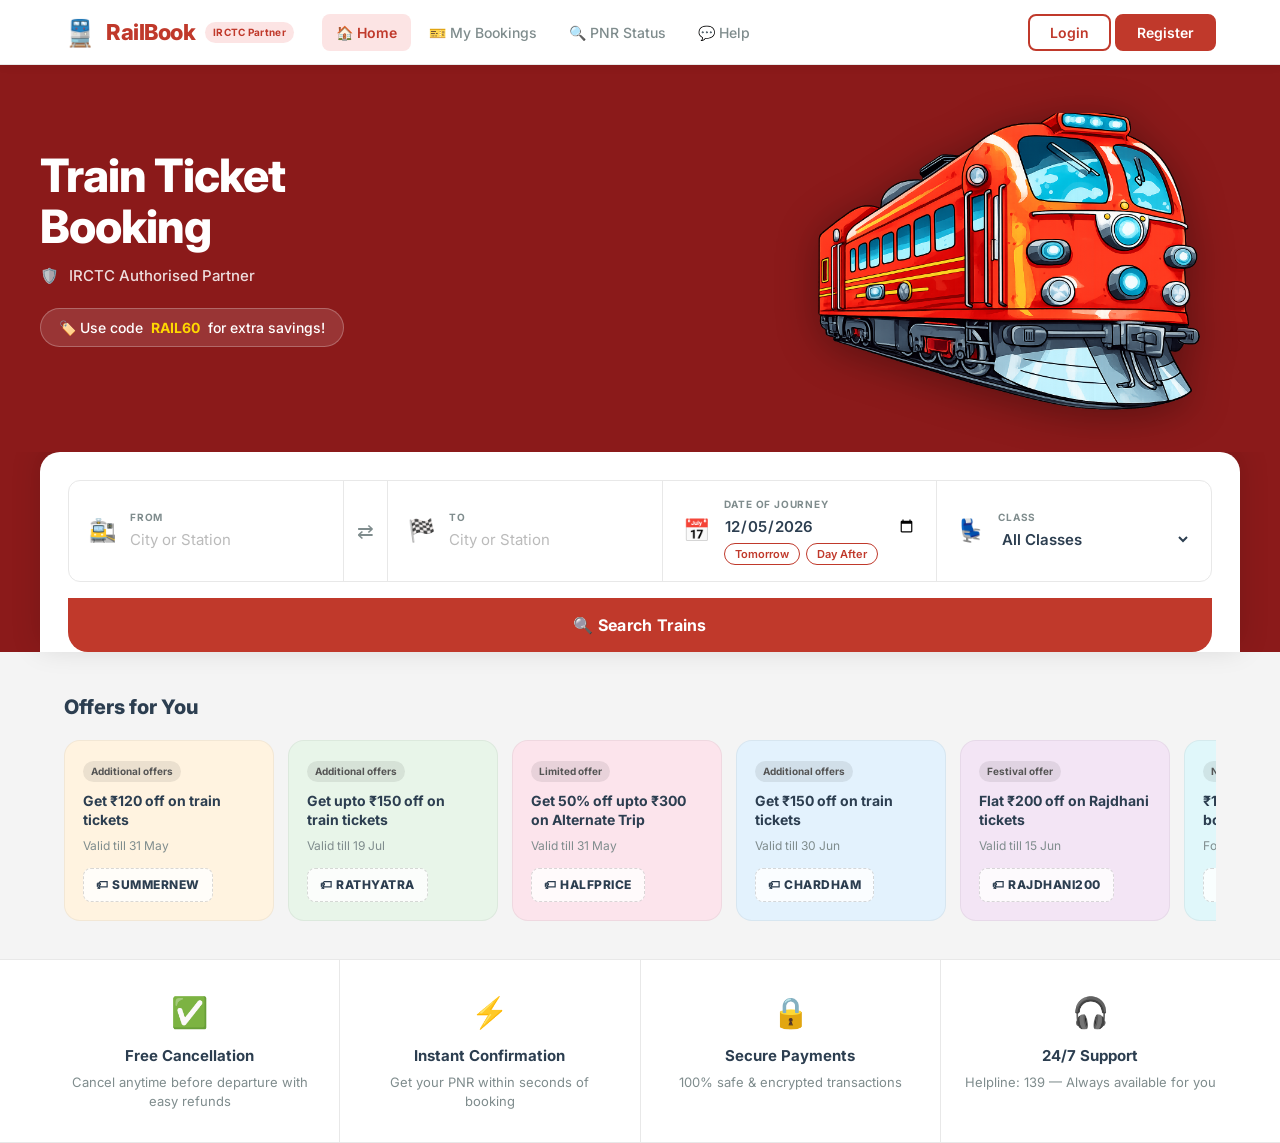
<file: templates/index.html>
<!DOCTYPE html>
<html lang="en">

<head>
  <meta charset="UTF-8">
  <meta name="viewport" content="width=device-width, initial-scale=1.0">
  <title>RailBook — Train Ticket Booking | IRCTC Authorised Partner</title>
  <meta name="description"
    content="Book train tickets online instantly. Search trains, check PNR status, manage your bookings. IRCTC authorised partner — secure and fast.">
  <link rel="preconnect" href="https://fonts.googleapis.com">
  <link rel="preconnect" href="https://fonts.gstatic.com" crossorigin>
  <link href="https://fonts.googleapis.com/css2?family=Inter:wght@400;500;600;700;800;900&display=swap"
    rel="stylesheet">
  <link rel="stylesheet" href="/static/style.css">
</head>

<body>

  <!-- TOAST CONTAINER -->
  <div id="toastContainer" class="toast-container"></div>

  <!-- ===== NAVBAR ===== -->
  <nav class="navbar">
    <div class="nav-inner">
      <div class="nav-brand" onclick="showHome()" id="brandLogo">
        <span class="brand-icon">🚆</span>
        <span class="brand-name">RailBook</span>
        <span class="brand-badge">IRCTC Partner</span>
      </div>

      <div class="nav-links">
        <a class="nav-link active" id="navHome" onclick="showHome()">🏠 Home</a>
        <a class="nav-link" id="navTickets" onclick="showMyTickets()">🎫 My Bookings</a>
        <a class="nav-link" id="navPNR" onclick="showPNRPage()">🔍 PNR Status</a>
        <a class="nav-link" id="navSupport" onclick="showSupportPage()">💬 Help</a>
      </div>

      <div class="nav-auth">
        <div id="navAuthBtns">
          <button class="btn-nav-login" id="btnLogin" onclick="openLoginModal()">Login</button>
          <button class="btn-nav-register" id="btnRegister" onclick="openRegisterModal()">Register</button>
        </div>
        <div class="user-menu hidden" id="userMenu">
          <span class="user-greet" id="userGreet">Hi, User</span>
          <button class="btn-logout" onclick="logout()">Logout</button>
        </div>
      </div>
    </div>
  </nav>


  <!-- ======================================================
     HOME PAGE
====================================================== -->
  <div id="homePage" class="page">

    <!-- HERO SECTION -->
    <div class="hero">
      <div class="hero-inner">
        <div class="hero-text">
          <h1>Train Ticket<br>Booking</h1>
          <div class="hero-badge">
            <span>🛡️</span>
            <span>IRCTC Authorised Partner</span>
          </div>
          <div class="promo-pill">
            🏷️ Use code <strong>RAIL60</strong> for extra savings!
          </div>
        </div>
        <div class="hero-train">
          <img src="/static/train.png" alt="Indian Train" id="heroTrainImg" onerror="this.style.display='none'">
        </div>
      </div>
    </div>

    <!-- SEARCH CARD -->
    <div class="search-card-wrap">
      <div class="search-card">
        <div class="search-fields">

          <!-- FROM -->
          <div class="search-field" id="sfFrom">
            <span class="sf-icon">🚉</span>
            <div class="sf-body">
              <label>From</label>
              <div class="station-picker">
                <input type="text" id="searchFrom" placeholder="City or Station" autocomplete="off"
                  onfocus="openStationDropdown('from')" oninput="filterStations('from')"
                  onkeydown="stationKeyNav(event,'from')">
                <div class="station-dropdown" id="fromDropdown"></div>
              </div>
            </div>
          </div>

          <!-- SWAP -->
          <button class="swap-btn" onclick="swapStations()" title="Swap stations">⇄</button>

          <!-- TO -->
          <div class="search-field" id="sfTo">
            <span class="sf-icon">🏁</span>
            <div class="sf-body">
              <label>To</label>
              <div class="station-picker">
                <input type="text" id="searchTo" placeholder="City or Station" autocomplete="off"
                  onfocus="openStationDropdown('to')" oninput="filterStations('to')"
                  onkeydown="stationKeyNav(event,'to')">
                <div class="station-dropdown" id="toDropdown"></div>
              </div>
            </div>
          </div>

          <!-- DATE -->
          <div class="search-field">
            <span class="sf-icon">📅</span>
            <div class="sf-body">
              <label for="searchDate">Date of Journey</label>
              <input type="date" id="searchDate">
              <div class="quick-dates">
                <button class="quick-btn" onclick="setQuickDate(1)">Tomorrow</button>
                <button class="quick-btn" onclick="setQuickDate(2)">Day After</button>
              </div>
            </div>
          </div>

          <!-- CLASS -->
          <div class="search-field">
            <span class="sf-icon">💺</span>
            <div class="sf-body">
              <label for="searchClass">Class</label>
              <select id="searchClass">
                <option value="all">All Classes</option>
                <option value="SL">Sleeper (SL)</option>
                <option value="3A">AC 3 Tier (3A)</option>
                <option value="2A">AC 2 Tier (2A)</option>
                <option value="1A">AC 1 Tier (1A)</option>
                <option value="CC">Chair Car (CC)</option>
                <option value="EC">Executive Chair (EC)</option>
              </select>
            </div>
          </div>

        </div><!-- end search-fields -->

        <button class="btn-search-trains" id="btnSearchTrains" onclick="searchTrains()">
          🔍 Search Trains
        </button>


      </div>
    </div>

    <!-- OFFERS SECTION -->
    <section class="offers-section">
      <h2 class="section-title">Offers for You</h2>
      <div class="offers-scroll">
        <div class="offer-card" style="--clr:#fff3e0">
          <span class="offer-tag">Additional offers</span>
          <p>Get ₹120 off on train tickets</p>
          <small>Valid till 31 May</small>
          <div class="offer-code">🏷 SUMMERNEW</div>
        </div>
        <div class="offer-card" style="--clr:#e8f5e9">
          <span class="offer-tag">Additional offers</span>
          <p>Get upto ₹150 off on train tickets</p>
          <small>Valid till 19 Jul</small>
          <div class="offer-code">🏷 RATHYATRA</div>
        </div>
        <div class="offer-card" style="--clr:#fce4ec">
          <span class="offer-tag">Limited offer</span>
          <p>Get 50% off upto ₹300 on Alternate Trip</p>
          <small>Valid till 31 May</small>
          <div class="offer-code">🏷 HALFPRICE</div>
        </div>
        <div class="offer-card" style="--clr:#e3f2fd">
          <span class="offer-tag">Additional offers</span>
          <p>Get ₹150 off on train tickets</p>
          <small>Valid till 30 Jun</small>
          <div class="offer-code">🏷 CHARDHAM</div>
        </div>
        <div class="offer-card" style="--clr:#f3e5f5">
          <span class="offer-tag">Festival offer</span>
          <p>Flat ₹200 off on Rajdhani tickets</p>
          <small>Valid till 15 Jun</small>
          <div class="offer-code">🏷 RAJDHANI200</div>
        </div>
        <div class="offer-card" style="--clr:#e0f7fa">
          <span class="offer-tag">New user offer</span>
          <p>₹100 off on your first booking</p>
          <small>For new users only</small>
          <div class="offer-code">🏷 FIRST100</div>
        </div>
      </div>
    </section>

    <!-- FEATURES / WHY US -->
    <section class="features-section">
      <div class="features-inner">
        <div class="feature-card">
          <div class="feature-icon">✅</div>
          <h3>Free Cancellation</h3>
          <p>Cancel anytime before departure with easy refunds</p>
        </div>
        <div class="feature-card">
          <div class="feature-icon">⚡</div>
          <h3>Instant Confirmation</h3>
          <p>Get your PNR within seconds of booking</p>
        </div>
        <div class="feature-card">
          <div class="feature-icon">🔒</div>
          <h3>Secure Payments</h3>
          <p>100% safe &amp; encrypted transactions</p>
        </div>
        <div class="feature-card">
          <div class="feature-icon">🎧</div>
          <h3>24/7 Support</h3>
          <p>Helpline: 139 — Always available for you</p>
        </div>
      </div>
    </section>

  </div><!-- end homePage -->


  <!-- ======================================================
     SEARCH RESULTS PAGE
====================================================== -->
  <div id="searchPage" class="page hidden">
    <div class="page-container">

      <div class="results-header">
        <div class="route-summary">
          <span id="resultFrom">—</span>
          <span class="route-arrow">→</span>
          <span id="resultTo">—</span>
          <span class="route-date" id="resultDate"></span>
        </div>
        <button class="btn-modify" onclick="showHome()">✏️ Modify Search</button>
      </div>

      <div id="trainResults" class="train-list"></div>

    </div>
  </div>


  <!-- ======================================================
     BOOKING PAGE
====================================================== -->
  <div id="bookingPage" class="page hidden">
    <div class="page-container">
      <h2 class="page-title">Complete Your Booking</h2>

      <div class="booking-layout">

        <!-- LEFT: Form -->
        <div class="booking-form-wrap">

          <!-- Train Info Banner -->
          <div class="booking-train-banner" id="bookingTrainBanner"></div>

          <!-- Passenger Details -->
          <div class="form-section">
            <h3>👤 Passenger Details</h3>

            <div class="form-group">
              <label>Full Name</label>
              <input type="text" id="passengerName" placeholder="As on govt ID">
            </div>

            <div class="form-row">
              <div class="form-group">
                <label>Age</label>
                <input type="number" id="passengerAge" placeholder="Age" min="1" max="120">
              </div>
              <div class="form-group">
                <label>Gender</label>
                <select id="passengerGender">
                  <option value="Male">Male</option>
                  <option value="Female">Female</option>
                  <option value="Other">Other</option>
                </select>
              </div>
            </div>
          </div>

          <!-- Journey Details -->
          <div class="form-section">
            <h3>🚉 Journey Details</h3>

            <div class="form-group">
              <label>Travel Class</label>
              <div class="class-selector" id="classSelector"></div>
            </div>

            <div class="form-group">
              <label>Number of Passengers</label>
              <div class="count-control">
                <button class="count-btn" onclick="changeCount(-1)">−</button>
                <span class="count-num" id="passengerCount">1</span>
                <button class="count-btn" onclick="changeCount(1)">+</button>
              </div>
            </div>

            <div class="form-group">
              <label>Date of Journey</label>
              <input type="date" id="bookingDate" readonly>
            </div>
          </div>

          <button class="btn-book-confirm" onclick="confirmBooking()">
            🎫 Confirm &amp; Book
          </button>
          <button class="btn-back-link" onclick="showSearchPage()">← Back to Results</button>

        </div><!-- end booking-form-wrap -->

        <!-- RIGHT: Fare Summary -->
        <div class="fare-summary">
          <h3>💰 Fare Summary</h3>
          <div class="fare-row">
            <span>Base Fare</span>
            <span id="fareSummaryBase">₹0</span>
          </div>
          <div class="fare-row">
            <span>Passengers</span>
            <span id="fareSummaryPax">× 1</span>
          </div>
          <div class="fare-row">
            <span>Reservation Charge</span>
            <span>₹40</span>
          </div>
          <div class="fare-row total">
            <span>Total</span>
            <span id="fareSummaryTotal">₹40</span>
          </div>
          <div class="fare-note">
            ✅ Free cancellation up to 48 hrs before departure
          </div>
        </div>

      </div><!-- end booking-layout -->
    </div>
  </div>


  <!-- ======================================================
     MY TICKETS PAGE
====================================================== -->
  <div id="myTicketsPage" class="page hidden">
    <div class="page-container">
      <h2 class="page-title">🎫 My Bookings</h2>
      <div id="ticketsList" class="tickets-list"></div>
    </div>
  </div>


  <!-- ======================================================
     PNR STATUS PAGE
====================================================== -->
  <div id="pnrPage" class="page hidden">
    <div class="page-container narrow">
      <h2 class="page-title">🔍 PNR Status</h2>
      <div class="pnr-card">
        <div class="form-group">
          <label>Enter PNR Number</label>
          <input type="text" id="pnrInput" placeholder="e.g. PNR123456" maxlength="12">
        </div>
        <button class="btn-primary" onclick="checkPNR()">🔍 Check Status</button>
        <div id="pnrResult" class="pnr-result hidden"></div>
      </div>
    </div>
  </div>


  <!-- ======================================================
     SUPPORT PAGE
====================================================== -->
  <div id="supportPage" class="page hidden">
    <div class="page-container narrow">
      <h2 class="page-title">💬 Help &amp; Support</h2>
      <div class="support-card">
        <div class="form-group">
          <label>Issue Type</label>
          <select id="issueType">
            <option>Booking Issue</option>
            <option>Cancellation Issue</option>
            <option>Refund Issue</option>
            <option>PNR Not Found</option>
            <option>Technical Issue</option>
            <option>Other</option>
          </select>
        </div>
        <div class="form-group">
          <label>Describe Your Issue</label>
          <textarea id="issueDesc" rows="5" placeholder="Tell us what happened and we'll help you..."></textarea>
        </div>
        <button class="btn-primary" onclick="submitSupport()">📨 Submit Request</button>

        <div class="helpline-box">
          <span class="helpline-icon">📞</span>
          <div>
            <strong>Railway Helpline</strong>
            <p>Call 139 — Available 24 hours, 7 days a week</p>
          </div>
        </div>
      </div>
    </div>
  </div>


  <!-- ======================================================
     MODALS
====================================================== -->

  <!-- LOGIN MODAL -->
  <div id="loginModal" class="modal-overlay hidden" onclick="closeModalOnOverlay(event,'loginModal')">
    <div class="modal-box">
      <button class="modal-close" onclick="closeModal('loginModal')">✕</button>
      <div class="modal-logo">🚆 RailBook</div>
      <h2>Welcome Back!</h2>
      <p class="modal-sub">Login to book tickets and manage your trips</p>

      <div class="form-group">
        <label>Username</label>
        <input type="text" id="loginUser" placeholder="Enter your username">
      </div>
      <div class="form-group">
        <label>Password</label>
        <input type="password" id="loginPass" placeholder="Enter your password">
      </div>

      <button class="btn-primary" onclick="login()">🔓 Login</button>
      <p class="modal-switch">New user? <a onclick="switchToRegister()">Create Account →</a></p>
    </div>
  </div>

  <!-- REGISTER MODAL -->
  <div id="registerModal" class="modal-overlay hidden" onclick="closeModalOnOverlay(event,'registerModal')">
    <div class="modal-box">
      <button class="modal-close" onclick="closeModal('registerModal')">✕</button>
      <div class="modal-logo">🚆 RailBook</div>
      <h2>Create Account</h2>
      <p class="modal-sub">Join millions of happy travellers</p>

      <div class="form-group">
        <label>Username</label>
        <input type="text" id="regUser" placeholder="Choose a username">
      </div>
      <div class="form-group">
        <label>Password</label>
        <input type="password" id="regPass" placeholder="Create a strong password">
      </div>

      <button class="btn-primary" onclick="registerUser()">🚀 Create Account</button>
      <p class="modal-switch">Already have an account? <a onclick="switchToLogin()">Login →</a></p>
    </div>
  </div>

  <!-- BOOKING CONFIRMATION MODAL -->
  <div id="confirmModal" class="modal-overlay hidden">
    <div class="modal-box confirm-box">
      <div class="confirm-anim">🎉</div>
      <h2>Booking Confirmed!</h2>
      <p>Your ticket has been successfully booked</p>

      <div class="confirm-pnr-box">
        <label>Your PNR Number</label>
        <div class="pnr-val" id="confirmPNRVal">—</div>
      </div>

      <div class="confirm-details" id="confirmDetails"></div>

      <button class="btn-primary" onclick="closeModal('confirmModal'); showMyTickets()">
        📋 View My Bookings
      </button>
      <button class="btn-secondary" onclick="closeModal('confirmModal'); showHome()">
        🏠 Back to Home
      </button>
    </div>
  </div>

  <script src="/static/script.js"></script>
</body>

</html>
</file>
<file: static/style.css>
/* ===== RESET & BASE ===== */
*, *::before, *::after { box-sizing: border-box; margin: 0; padding: 0; }

:root {
  --red: #c0392b;
  --red-dark: #8e1c12;
  --red-light: #fce4e4;
  --text: #2c3e50;
  --text-muted: #7f8c8d;
  --border: #e8e8e8;
  --bg: #f4f4f4;
  --white: #ffffff;
  --shadow-sm: 0 2px 8px rgba(0,0,0,0.07);
  --shadow-md: 0 4px 16px rgba(0,0,0,0.10);
  --shadow-lg: 0 8px 32px rgba(0,0,0,0.13);
  --radius: 12px;
  --radius-lg: 18px;
  --green: #27ae60;
  --yellow: #f39c12;
  --hero-bg: #8B1A1A;
}

body {
  font-family: 'Inter', 'Segoe UI', sans-serif;
  background: var(--bg);
  color: var(--text);
  font-size: 15px;
  line-height: 1.5;
}

/* ===== NAVBAR ===== */
.navbar {
  background: var(--white);
  border-bottom: 1px solid var(--border);
  position: sticky;
  top: 0;
  z-index: 200;
  box-shadow: var(--shadow-sm);
}

.nav-inner {
  max-width: 1200px;
  margin: 0 auto;
  padding: 0 24px;
  height: 64px;
  display: flex;
  align-items: center;
  gap: 8px;
}

.nav-brand {
  display: flex;
  align-items: center;
  gap: 10px;
  text-decoration: none;
  cursor: pointer;
  flex-shrink: 0;
}

.brand-icon { font-size: 26px; }

.brand-name {
  font-size: 22px;
  font-weight: 800;
  color: var(--red);
  letter-spacing: -0.5px;
}

.brand-badge {
  font-size: 10px;
  background: var(--red-light);
  color: var(--red);
  padding: 3px 8px;
  border-radius: 20px;
  font-weight: 700;
  letter-spacing: 0.3px;
}

.nav-links {
  display: flex;
  gap: 4px;
  flex: 1;
  margin-left: 20px;
}

.nav-link {
  padding: 8px 14px;
  cursor: pointer;
  border-radius: 8px;
  font-size: 14px;
  font-weight: 500;
  color: var(--text-muted);
  text-decoration: none;
  transition: all 0.15s ease;
  white-space: nowrap;
}

.nav-link:hover { color: var(--red); background: var(--red-light); }
.nav-link.active { color: var(--red); background: var(--red-light); font-weight: 600; }

.nav-auth {
  display: flex;
  align-items: center;
  gap: 10px;
  margin-left: auto;
  flex-shrink: 0;
}

.btn-nav-login {
  padding: 8px 20px;
  border: 2px solid var(--red);
  background: none;
  color: var(--red);
  border-radius: 8px;
  font-weight: 600;
  cursor: pointer;
  font-size: 14px;
  transition: all 0.15s;
  font-family: inherit;
}
.btn-nav-login:hover { background: var(--red); color: #fff; }

.btn-nav-register {
  padding: 8px 20px;
  background: var(--red);
  color: #fff;
  border: 2px solid var(--red);
  border-radius: 8px;
  font-weight: 600;
  cursor: pointer;
  font-size: 14px;
  transition: all 0.15s;
  font-family: inherit;
}
.btn-nav-register:hover { background: var(--red-dark); border-color: var(--red-dark); }

.user-menu { display: flex; align-items: center; gap: 12px; }
.user-greet {
  font-size: 14px;
  font-weight: 600;
  color: var(--text);
}
.btn-logout {
  padding: 7px 16px;
  background: none;
  border: 1.5px solid var(--border);
  border-radius: 8px;
  cursor: pointer;
  font-size: 13px;
  font-weight: 500;
  color: var(--text-muted);
  transition: all 0.15s;
  font-family: inherit;
}
.btn-logout:hover { border-color: var(--red); color: var(--red); }

/* ===== PAGE SYSTEM ===== */
.page { display: block; }
.page.hidden { display: none; }

/* ===== HOME PAGE ===== */

/* HERO */
.hero {
  background: var(--hero-bg);
  padding: 48px 24px 0;
  overflow: visible;
  position: relative;
}

.hero-inner {
  max-width: 1200px;
  margin: 0 auto;
  display: flex;
  align-items: center;
  justify-content: space-between;
  gap: 24px;
  padding-bottom: 32px;
}

.hero-text { padding-bottom: 36px; max-width: 520px; }

.hero-text h1 {
  font-size: 46px;
  font-weight: 800;
  color: #fff;
  line-height: 1.1;
  letter-spacing: -1px;
}

.hero-badge {
  display: flex;
  align-items: center;
  gap: 10px;
  color: rgba(255,255,255,0.85);
  font-size: 15px;
  font-weight: 500;
  margin-top: 14px;
}

.promo-pill {
  display: inline-flex;
  align-items: center;
  gap: 8px;
  margin-top: 20px;
  background: rgba(255,255,255,0.12);
  color: #fff;
  padding: 8px 18px;
  border-radius: 30px;
  font-size: 14px;
  font-weight: 500;
  border: 1px solid rgba(255,255,255,0.25);
}

.promo-pill strong { color: #FFD700; }

.hero-train {
  width: 460px;
  flex-shrink: 0;
  position: relative;
  z-index: 2;
}

.hero-train img {
  width: 100%;
  height: auto;
  display: block;
  /* multiply blends white canvas areas into the dark red bg */
  mix-blend-mode: multiply;
  filter: drop-shadow(0 6px 20px rgba(0,0,0,0.35));
}

/* SEARCH CARD */
.search-card-wrap {
  background: var(--hero-bg);
  padding: 0 24px;
}

.search-card {
  background: var(--white);
  max-width: 1200px;
  margin: 0 auto;
  border-radius: 20px 20px 0 0;
  padding: 28px 28px 0;
  box-shadow: 0 -6px 30px rgba(0,0,0,0.15);
}

.search-fields {
  display: flex;
  align-items: stretch;
  border: 1.5px solid var(--border);
  border-radius: 12px;
  /* No overflow:hidden — allows custom station dropdown to render outside */
  margin-bottom: 16px;
  background: var(--white);
  position: relative;
}

/* Round outer corners on first/last child to match container radius */
.search-field:first-child { border-radius: 10px 0 0 10px; }
.search-field:last-child  { border-radius: 0 10px 10px 0; }

.search-field {
  flex: 1;
  display: flex;
  align-items: center;
  gap: 14px;
  padding: 16px 20px;
  border-right: 1px solid var(--border);
  transition: background 0.15s;
  min-width: 0;
}

.search-field:last-child { border-right: none; }
.search-field:focus-within { background: #fff8f8; }

.sf-icon { font-size: 22px; flex-shrink: 0; }

.sf-body { flex: 1; min-width: 0; }

.sf-body label {
  display: block;
  font-size: 10px;
  font-weight: 700;
  color: var(--text-muted);
  text-transform: uppercase;
  letter-spacing: 0.8px;
  margin-bottom: 4px;
}

.sf-body input,
.sf-body select {
  width: 100%;
  border: none;
  outline: none;
  font-size: 15px;
  font-weight: 600;
  color: var(--text);
  background: none;
  font-family: inherit;
  padding: 0;
}

.sf-body input::placeholder { color: #bbb; font-weight: 400; }

.quick-dates { display: flex; gap: 6px; margin-top: 5px; }
.quick-btn {
  padding: 3px 10px;
  font-size: 11px;
  font-weight: 600;
  border-radius: 20px;
  border: 1.5px solid var(--red);
  color: var(--red);
  background: none;
  cursor: pointer;
  transition: all 0.15s;
  font-family: inherit;
}
.quick-btn:hover { background: var(--red); color: #fff; }

.swap-btn {
  flex-shrink: 0;
  width: 44px;
  background: none;
  border: none;
  border-right: 1px solid var(--border);
  cursor: pointer;
  font-size: 20px;
  color: var(--text-muted);
  display: flex;
  align-items: center;
  justify-content: center;
  transition: color 0.15s;
  padding: 0;
}
.swap-btn:hover { color: var(--red); }

.btn-search-trains {
  width: 100%;
  padding: 17px;
  background: var(--red);
  color: #fff;
  border: none;
  border-radius: 0 0 20px 20px;
  font-size: 16px;
  font-weight: 700;
  cursor: pointer;
  transition: background 0.15s;
  letter-spacing: 0.3px;
  font-family: inherit;
  display: flex;
  align-items: center;
  justify-content: center;
  gap: 8px;
}
.btn-search-trains:hover { background: var(--red-dark); }

/* OFFERS */
.offers-section {
  max-width: 1200px;
  margin: 0 auto;
  padding: 40px 24px 32px;
}

.section-title {
  font-size: 20px;
  font-weight: 800;
  margin-bottom: 18px;
  color: var(--text);
}

.offers-scroll {
  display: flex;
  gap: 14px;
  overflow-x: auto;
  padding-bottom: 6px;
  scrollbar-width: thin;
  scrollbar-color: #ddd transparent;
}

.offer-card {
  flex-shrink: 0;
  width: 210px;
  background: var(--clr, #fff8e1);
  border-radius: 16px;
  padding: 18px;
  border: 1px solid rgba(0,0,0,0.05);
  cursor: pointer;
  transition: transform 0.15s, box-shadow 0.15s;
}
.offer-card:hover { transform: translateY(-3px); box-shadow: var(--shadow-md); }

.offer-tag {
  font-size: 10px;
  background: rgba(0,0,0,0.08);
  padding: 3px 8px;
  border-radius: 20px;
  font-weight: 700;
  color: #555;
  display: inline-block;
}

.offer-card p {
  font-size: 14px;
  font-weight: 700;
  margin: 10px 0 4px;
  line-height: 1.35;
  color: var(--text);
}

.offer-card small { font-size: 12px; color: var(--text-muted); }

.offer-code {
  margin-top: 12px;
  padding: 7px 12px;
  background: rgba(255,255,255,0.8);
  border-radius: 8px;
  font-size: 12px;
  font-weight: 800;
  color: var(--text);
  border: 1.5px dashed rgba(0,0,0,0.15);
  display: inline-block;
  letter-spacing: 0.5px;
}

/* FEATURES */
.features-section {
  background: var(--white);
  border-top: 1px solid var(--border);
  border-bottom: 1px solid var(--border);
}

.features-inner {
  max-width: 1200px;
  margin: 0 auto;
  display: flex;
}

.feature-card {
  flex: 1;
  padding: 30px 24px;
  text-align: center;
  border-right: 1px solid var(--border);
  transition: background 0.15s;
}
.feature-card:last-child { border-right: none; }
.feature-card:hover { background: #fafafa; }

.feature-icon { font-size: 30px; margin-bottom: 10px; }
.feature-card h3 { font-size: 15px; font-weight: 700; margin-bottom: 5px; }
.feature-card p { font-size: 13px; color: var(--text-muted); }

/* ===== PAGE CONTAINER ===== */
.page-container {
  max-width: 1100px;
  margin: 0 auto;
  padding: 32px 24px;
}

.page-container.narrow { max-width: 640px; }

.page-title {
  font-size: 26px;
  font-weight: 800;
  margin-bottom: 24px;
  color: var(--text);
}

/* ===== SEARCH RESULTS ===== */
.results-header {
  display: flex;
  align-items: center;
  justify-content: space-between;
  background: var(--white);
  padding: 16px 22px;
  border-radius: var(--radius);
  margin-bottom: 20px;
  border: 1px solid var(--border);
  box-shadow: var(--shadow-sm);
}

.route-summary {
  display: flex;
  align-items: center;
  gap: 12px;
  font-size: 18px;
  font-weight: 800;
}

.route-arrow { color: var(--red); font-size: 20px; }
.route-date { font-size: 13px; font-weight: 400; color: var(--text-muted); }

.btn-modify {
  padding: 8px 20px;
  border: 2px solid var(--red);
  color: var(--red);
  background: none;
  border-radius: 8px;
  font-weight: 600;
  cursor: pointer;
  font-size: 14px;
  transition: all 0.15s;
  font-family: inherit;
}
.btn-modify:hover { background: var(--red); color: #fff; }

.train-list { display: flex; flex-direction: column; gap: 14px; }

.train-card {
  background: var(--white);
  border-radius: var(--radius-lg);
  border: 1px solid var(--border);
  box-shadow: var(--shadow-sm);
  overflow: hidden;
  transition: box-shadow 0.2s, transform 0.15s;
}
.train-card:hover { box-shadow: var(--shadow-lg); transform: translateY(-2px); }

.train-card-top {
  padding: 20px 24px 16px;
  display: flex;
  align-items: center;
  justify-content: space-between;
  gap: 24px;
}

.train-identity { flex-shrink: 0; }
.train-name { font-size: 16px; font-weight: 700; color: var(--text); }
.train-meta { font-size: 12px; color: var(--text-muted); margin-top: 2px; }
.train-runs { font-size: 11px; color: var(--text-muted); margin-top: 2px; }

.train-timing {
  display: flex;
  align-items: center;
  gap: 20px;
  flex: 1;
  justify-content: center;
}

.timing-dep, .timing-arr { text-align: center; }

.timing-time { font-size: 26px; font-weight: 800; color: var(--text); line-height: 1; }
.timing-station { font-size: 12px; color: var(--text-muted); margin-top: 3px; font-weight: 500; }

.timing-mid {
  display: flex;
  flex-direction: column;
  align-items: center;
  gap: 4px;
  flex: 1;
  max-width: 140px;
}

.timing-line {
  width: 100%;
  height: 2px;
  background: var(--border);
  border-radius: 2px;
  position: relative;
}

.timing-line::after {
  content: '';
  position: absolute;
  right: -1px;
  top: -4px;
  width: 0;
  height: 0;
  border-top: 5px solid transparent;
  border-bottom: 5px solid transparent;
  border-left: 8px solid var(--red);
}

.timing-dur { font-size: 12px; color: var(--text-muted); font-weight: 500; }

.train-card-classes {
  padding: 0 24px 16px;
  display: flex;
  gap: 8px;
  flex-wrap: wrap;
}

.class-chip {
  padding: 6px 14px;
  border-radius: 8px;
  font-size: 13px;
  font-weight: 600;
  border: 1.5px solid var(--border);
  cursor: pointer;
  transition: all 0.15s;
  background: #fafafa;
  display: flex;
  flex-direction: column;
  align-items: center;
  gap: 2px;
}

.class-chip-name { font-size: 12px; font-weight: 700; }
.class-chip-avl { font-size: 10px; font-weight: 500; }

.class-chip.avl { border-color: var(--green); color: var(--green); background: #eafaf1; }
.class-chip.rac { border-color: var(--yellow); color: var(--yellow); background: #fef9e7; }
.class-chip.wl  { border-color: var(--red);   color: var(--red);   background: var(--red-light); }
.class-chip.selected { background: var(--red); color: #fff; border-color: var(--red); }

.class-chip:hover { transform: translateY(-1px); box-shadow: var(--shadow-sm); }

.train-card-bottom {
  display: flex;
  align-items: center;
  justify-content: space-between;
  padding: 14px 24px;
  border-top: 1px solid var(--border);
  background: #fafafa;
}

.train-fare-hint { font-size: 13px; color: var(--text-muted); }
.train-fare-hint strong { font-size: 18px; font-weight: 800; color: var(--text); }

.btn-book-now {
  padding: 10px 28px;
  background: var(--red);
  color: #fff;
  border: none;
  border-radius: 8px;
  font-weight: 700;
  cursor: pointer;
  font-size: 15px;
  transition: all 0.15s;
  font-family: inherit;
}
.btn-book-now:hover { background: var(--red-dark); transform: translateY(-1px); }

.no-trains {
  text-align: center;
  padding: 60px 20px;
  color: var(--text-muted);
}
.no-trains-icon { font-size: 60px; margin-bottom: 16px; }
.no-trains h3 { font-size: 20px; font-weight: 700; color: var(--text); margin-bottom: 8px; }

/* ===== BOOKING PAGE ===== */
.booking-layout {
  display: flex;
  gap: 24px;
  align-items: flex-start;
}

.booking-form-wrap { flex: 1; min-width: 0; }

.booking-train-banner {
  background: var(--white);
  border: 1px solid var(--border);
  border-left: 4px solid var(--red);
  border-radius: var(--radius);
  padding: 16px 20px;
  margin-bottom: 20px;
  display: flex;
  align-items: center;
  justify-content: space-between;
}

.btb-name { font-size: 16px; font-weight: 700; }
.btb-route { font-size: 13px; color: var(--text-muted); margin-top: 2px; }
.btb-timing { text-align: right; font-size: 14px; font-weight: 700; }
.btb-timing small { display: block; font-size: 12px; color: var(--text-muted); font-weight: 400; }

.form-section {
  background: var(--white);
  border-radius: var(--radius);
  padding: 24px;
  margin-bottom: 16px;
  border: 1px solid var(--border);
}

.form-section h3 {
  font-size: 15px;
  font-weight: 700;
  margin-bottom: 18px;
  color: var(--text);
  padding-bottom: 12px;
  border-bottom: 1px solid var(--border);
}

.form-group { margin-bottom: 16px; }

.form-group label {
  display: block;
  font-size: 12px;
  font-weight: 700;
  color: var(--text-muted);
  text-transform: uppercase;
  letter-spacing: 0.5px;
  margin-bottom: 7px;
}

.form-group input,
.form-group select,
.form-group textarea {
  width: 100%;
  padding: 12px 16px;
  border: 1.5px solid var(--border);
  border-radius: 8px;
  font-size: 15px;
  font-family: inherit;
  color: var(--text);
  background: var(--white);
  transition: border-color 0.15s;
  outline: none;
}

.form-group input:focus,
.form-group select:focus,
.form-group textarea:focus { border-color: var(--red); }

.form-row { display: flex; gap: 16px; }
.form-row .form-group { flex: 1; }

.class-selector { display: flex; gap: 8px; flex-wrap: wrap; }

.class-btn {
  padding: 9px 18px;
  border: 2px solid var(--border);
  border-radius: 8px;
  cursor: pointer;
  font-weight: 600;
  font-size: 14px;
  background: none;
  color: var(--text-muted);
  transition: all 0.15s;
  font-family: inherit;
  display: flex;
  flex-direction: column;
  align-items: center;
  gap: 2px;
}
.class-btn span { font-size: 11px; color: var(--text-muted); font-weight: 400; }
.class-btn.selected { border-color: var(--red); color: var(--red); background: var(--red-light); }
.class-btn.selected span { color: var(--red); }

.count-control { display: flex; align-items: center; gap: 16px; }

.count-btn {
  width: 36px;
  height: 36px;
  border-radius: 50%;
  border: 2px solid var(--border);
  background: none;
  font-size: 22px;
  line-height: 1;
  cursor: pointer;
  display: flex;
  align-items: center;
  justify-content: center;
  font-weight: 700;
  color: var(--text);
  transition: all 0.15s;
  font-family: inherit;
}
.count-btn:hover { border-color: var(--red); color: var(--red); }
.count-num { font-size: 22px; font-weight: 800; min-width: 28px; text-align: center; }

.btn-book-confirm {
  width: 100%;
  padding: 16px;
  background: var(--red);
  color: #fff;
  border: none;
  border-radius: 10px;
  font-size: 16px;
  font-weight: 700;
  cursor: pointer;
  transition: background 0.15s;
  margin-bottom: 10px;
  font-family: inherit;
}
.btn-book-confirm:hover { background: var(--red-dark); }

.btn-back-link {
  width: 100%;
  padding: 12px;
  background: none;
  border: 2px solid var(--border);
  border-radius: 10px;
  font-size: 14px;
  font-weight: 600;
  cursor: pointer;
  color: var(--text-muted);
  transition: all 0.15s;
  font-family: inherit;
}
.btn-back-link:hover { border-color: var(--text-muted); color: var(--text); }

/* FARE SUMMARY */
.fare-summary {
  width: 280px;
  flex-shrink: 0;
  background: var(--white);
  border-radius: var(--radius);
  padding: 24px;
  border: 1px solid var(--border);
  position: sticky;
  top: 80px;
  box-shadow: var(--shadow-sm);
}

.fare-summary h3 {
  font-size: 15px;
  font-weight: 700;
  margin-bottom: 16px;
  padding-bottom: 12px;
  border-bottom: 1px solid var(--border);
}

.fare-row {
  display: flex;
  justify-content: space-between;
  align-items: center;
  padding: 10px 0;
  border-bottom: 1px solid var(--border);
  font-size: 14px;
  color: var(--text-muted);
}

.fare-row.total {
  font-size: 18px;
  font-weight: 800;
  color: var(--red);
  border-bottom: none;
  padding-top: 14px;
}

.fare-row.total span:first-child { color: var(--text); }

.fare-note {
  margin-top: 14px;
  padding: 10px 12px;
  background: #eafaf1;
  border-radius: 8px;
  font-size: 12px;
  color: var(--green);
  font-weight: 500;
}

/* ===== MY TICKETS ===== */
.tickets-list { display: flex; flex-direction: column; gap: 14px; }

.ticket-card {
  background: var(--white);
  border-radius: var(--radius-lg);
  border: 1px solid var(--border);
  overflow: hidden;
  box-shadow: var(--shadow-sm);
  transition: box-shadow 0.2s;
}
.ticket-card:hover { box-shadow: var(--shadow-md); }

.ticket-header {
  background: var(--red);
  color: #fff;
  padding: 16px 22px;
  display: flex;
  justify-content: space-between;
  align-items: center;
}

.pnr-label { font-size: 11px; opacity: 0.75; font-weight: 600; text-transform: uppercase; letter-spacing: 0.5px; }
.pnr-num { font-size: 22px; font-weight: 900; letter-spacing: 1.5px; margin-top: 2px; }

.status-badge {
  padding: 5px 14px;
  border-radius: 20px;
  font-size: 12px;
  font-weight: 700;
  text-transform: uppercase;
  letter-spacing: 0.5px;
}
.status-badge.confirmed { background: #27ae60; color: #fff; }
.status-badge.cancelled { background: rgba(255,255,255,0.2); color: #fff; }

.ticket-body { padding: 20px 22px; }

.ticket-route {
  display: flex;
  align-items: center;
  gap: 16px;
  margin-bottom: 18px;
}

.ticket-city { font-size: 26px; font-weight: 900; }
.ticket-route-arrow { font-size: 22px; color: var(--red); }
.ticket-train { font-size: 13px; color: var(--text-muted); margin-left: auto; font-weight: 500; }

.ticket-details { display: flex; gap: 28px; flex-wrap: wrap; }
.ticket-detail label {
  display: block;
  font-size: 10px;
  font-weight: 700;
  color: var(--text-muted);
  text-transform: uppercase;
  letter-spacing: 0.5px;
  margin-bottom: 3px;
}
.ticket-detail span { font-size: 15px; font-weight: 700; color: var(--text); }

.ticket-footer {
  padding: 14px 22px;
  border-top: 1px solid var(--border);
  display: flex;
  justify-content: flex-end;
  background: #fafafa;
}

.btn-cancel-ticket {
  padding: 8px 22px;
  background: none;
  border: 2px solid #e74c3c;
  color: #e74c3c;
  border-radius: 8px;
  font-weight: 700;
  cursor: pointer;
  font-size: 13px;
  transition: all 0.15s;
  font-family: inherit;
}
.btn-cancel-ticket:hover { background: #e74c3c; color: #fff; }

.empty-state {
  text-align: center;
  padding: 70px 20px;
  color: var(--text-muted);
}
.empty-icon { font-size: 64px; margin-bottom: 14px; }
.empty-state h3 { font-size: 22px; font-weight: 700; color: var(--text); margin-bottom: 8px; }
.empty-state p { font-size: 15px; margin-bottom: 20px; }
.btn-go-book {
  display: inline-block;
  padding: 12px 28px;
  background: var(--red);
  color: #fff;
  border: none;
  border-radius: 8px;
  font-weight: 700;
  cursor: pointer;
  font-size: 15px;
  font-family: inherit;
  transition: background 0.15s;
}
.btn-go-book:hover { background: var(--red-dark); }

/* ===== PNR PAGE ===== */
.pnr-card {
  background: var(--white);
  border-radius: var(--radius-lg);
  padding: 32px;
  border: 1px solid var(--border);
  box-shadow: var(--shadow-sm);
}

.pnr-result {
  margin-top: 24px;
  padding: 20px;
  border-radius: 10px;
  border: 1.5px solid var(--green);
  background: #eafaf1;
}

.pnr-result.error { border-color: #e74c3c; background: #fdecea; }

.pnr-result-row {
  display: flex;
  justify-content: space-between;
  padding: 8px 0;
  border-bottom: 1px solid rgba(0,0,0,0.06);
  font-size: 14px;
}
.pnr-result-row:last-child { border-bottom: none; }
.pnr-result-row span:first-child { color: var(--text-muted); font-weight: 500; }
.pnr-result-row span:last-child { font-weight: 700; }

/* ===== SUPPORT PAGE ===== */
.support-card {
  background: var(--white);
  border-radius: var(--radius-lg);
  padding: 32px;
  border: 1px solid var(--border);
  box-shadow: var(--shadow-sm);
}

.helpline-box {
  display: flex;
  align-items: center;
  gap: 16px;
  margin-top: 24px;
  padding: 18px;
  background: #f4f4f4;
  border-radius: 10px;
}

.helpline-icon { font-size: 36px; }
.helpline-box strong { font-size: 15px; font-weight: 700; display: block; }
.helpline-box p { font-size: 13px; color: var(--text-muted); margin-top: 2px; }

/* ===== MODALS ===== */
.modal-overlay {
  position: fixed;
  inset: 0;
  background: rgba(0,0,0,0.45);
  display: flex;
  align-items: center;
  justify-content: center;
  z-index: 500;
  backdrop-filter: blur(3px);
  -webkit-backdrop-filter: blur(3px);
  padding: 20px;
}
.modal-overlay.hidden { display: none; }

.modal-box {
  background: var(--white);
  border-radius: 20px;
  padding: 36px;
  width: 420px;
  max-width: 100%;
  position: relative;
  box-shadow: 0 24px 64px rgba(0,0,0,0.18);
  animation: modalIn 0.25s ease;
}

@keyframes modalIn {
  from { transform: scale(0.92) translateY(16px); opacity: 0; }
  to   { transform: scale(1) translateY(0); opacity: 1; }
}

.modal-close {
  position: absolute;
  top: 16px;
  right: 16px;
  background: #f4f4f4;
  border: none;
  width: 32px;
  height: 32px;
  border-radius: 8px;
  font-size: 16px;
  cursor: pointer;
  display: flex;
  align-items: center;
  justify-content: center;
  color: var(--text-muted);
  transition: background 0.15s;
}
.modal-close:hover { background: var(--border); }

.modal-logo {
  font-size: 20px;
  font-weight: 800;
  color: var(--red);
  margin-bottom: 6px;
  display: flex;
  align-items: center;
  gap: 8px;
}

.modal-box h2 {
  font-size: 24px;
  font-weight: 800;
  margin-bottom: 4px;
}

.modal-sub {
  color: var(--text-muted);
  font-size: 14px;
  margin-bottom: 24px;
}

.btn-primary {
  width: 100%;
  padding: 14px;
  background: var(--red);
  color: #fff;
  border: none;
  border-radius: 10px;
  font-size: 15px;
  font-weight: 700;
  cursor: pointer;
  transition: background 0.15s;
  font-family: inherit;
  display: flex;
  align-items: center;
  justify-content: center;
  gap: 8px;
}
.btn-primary:hover { background: var(--red-dark); }

.modal-switch {
  margin-top: 18px;
  font-size: 14px;
  text-align: center;
  color: var(--text-muted);
}
.modal-switch a {
  color: var(--red);
  font-weight: 700;
  cursor: pointer;
  text-decoration: none;
}
.modal-switch a:hover { text-decoration: underline; }

/* CONFIRMATION MODAL */
.confirm-box { text-align: center; }
.confirm-anim { font-size: 60px; margin-bottom: 6px; animation: bounce 0.5s ease; }
@keyframes bounce {
  0%,100% { transform: translateY(0); }
  50% { transform: translateY(-10px); }
}
.confirm-box h2 { font-size: 26px; font-weight: 800; margin-bottom: 4px; }
.confirm-box p { color: var(--text-muted); font-size: 14px; margin-bottom: 20px; }
.confirm-pnr-box {
  margin: 0 0 20px;
  padding: 18px;
  background: #f4f4f4;
  border-radius: 12px;
}
.confirm-pnr-box label { font-size: 11px; color: var(--text-muted); font-weight: 700; text-transform: uppercase; letter-spacing: 0.5px; display: block; margin-bottom: 6px; }
.confirm-pnr-box .pnr-val { font-size: 30px; font-weight: 900; color: var(--red); letter-spacing: 2px; }
.confirm-details { text-align: left; margin-bottom: 20px; border: 1px solid var(--border); border-radius: 10px; overflow: hidden; }
.confirm-row { display: flex; justify-content: space-between; padding: 10px 14px; font-size: 14px; border-bottom: 1px solid var(--border); }
.confirm-row:last-child { border-bottom: none; }
.confirm-row .lbl { color: var(--text-muted); }
.confirm-row .val { font-weight: 700; }
.btn-secondary {
  width: 100%;
  padding: 12px;
  background: none;
  border: 2px solid var(--border);
  border-radius: 10px;
  font-size: 14px;
  font-weight: 600;
  cursor: pointer;
  color: var(--text-muted);
  transition: all 0.15s;
  margin-top: 8px;
  font-family: inherit;
}
.btn-secondary:hover { border-color: var(--text); color: var(--text); }

/* ===== TOAST ===== */
.toast-container {
  position: fixed;
  bottom: 24px;
  right: 24px;
  display: flex;
  flex-direction: column;
  gap: 10px;
  z-index: 9999;
  pointer-events: none;
}

.toast {
  background: #2c3e50;
  color: #fff;
  padding: 14px 18px;
  border-radius: 10px;
  font-size: 14px;
  font-weight: 500;
  box-shadow: 0 6px 24px rgba(0,0,0,0.18);
  display: flex;
  align-items: center;
  gap: 10px;
  min-width: 260px;
  max-width: 360px;
  pointer-events: auto;
  animation: toastIn 0.3s cubic-bezier(0.34,1.56,0.64,1);
}

.toast.success { background: #27ae60; }
.toast.error   { background: #e74c3c; }
.toast.info    { background: #2980b9; }

@keyframes toastIn {
  from { transform: translateX(110%); opacity: 0; }
  to   { transform: translateX(0); opacity: 1; }
}

.toast.out {
  animation: toastOut 0.3s ease forwards;
}
@keyframes toastOut {
  to { transform: translateX(110%); opacity: 0; }
}

/* ===== HIDDEN ===== */
.hidden { display: none !important; }

/* ===== DIVIDER ===== */
.divider {
  height: 1px;
  background: var(--border);
  margin: 24px 0;
}

/* ===== RESPONSIVE ===== */
@media (max-width: 900px) {
  .hero-train { width: 280px; }
  .hero-text h1 { font-size: 34px; }
  .booking-layout { flex-direction: column; }
  .fare-summary { width: 100%; position: static; }
}

@media (max-width: 680px) {
  .hero-train { display: none; }
  .hero-text h1 { font-size: 28px; }
  .search-fields { flex-direction: column; }
  .search-field:first-child { border-radius: 10px 10px 0 0; }
  .search-field:last-child  { border-radius: 0 0 10px 10px; }
  .station-dropdown { width: 100%; left: 0; }
  .search-field { border-right: none; border-bottom: 1px solid var(--border); }
  .swap-btn { display: none; }
  .nav-links { display: none; }
  .features-inner { flex-direction: column; }
  .feature-card { border-right: none; border-bottom: 1px solid var(--border); }
  .train-card-top { flex-direction: column; align-items: flex-start; }
  .ticket-details { gap: 16px; }
}

/* ===== STATION PICKER AUTOCOMPLETE ===== */
.station-picker {
  position: relative;
  flex: 1;
  min-width: 0;
}

.station-dropdown {
  position: absolute;
  top: calc(100% + 10px);
  left: -54px;
  width: 330px;
  background: var(--white);
  border: 1px solid var(--border);
  border-radius: 14px;
  box-shadow: 0 16px 48px rgba(0,0,0,0.14);
  z-index: 9999;
  overflow: hidden;
  display: none;
  animation: dropIn 0.18s cubic-bezier(0.34,1.2,0.64,1);
}

@keyframes dropIn {
  from { opacity: 0; transform: translateY(-8px); }
  to   { opacity: 1; transform: translateY(0); }
}

.station-dropdown.open { display: block; }

.sd-header {
  padding: 10px 14px 8px;
  font-size: 10px;
  font-weight: 700;
  color: var(--text-muted);
  text-transform: uppercase;
  letter-spacing: 0.8px;
  border-bottom: 1px solid var(--border);
  background: #fafafa;
  display: flex;
  align-items: center;
  gap: 6px;
}

.sd-scroll {
  overflow-y: auto;
  max-height: 268px;
  scrollbar-width: thin;
  scrollbar-color: #ddd transparent;
}

.station-option {
  display: flex;
  align-items: center;
  gap: 10px;
  padding: 11px 14px;
  cursor: pointer;
  transition: background 0.1s;
  border-bottom: 1px solid #f5f5f5;
}
.station-option:last-child { border-bottom: none; }
.station-option:hover { background: #fef6f6; }
.station-option.kbd-active { background: var(--red-light); }

.so-icon {
  width: 34px;
  height: 34px;
  background: #f0f0f0;
  border-radius: 9px;
  display: flex;
  align-items: center;
  justify-content: center;
  font-size: 15px;
  flex-shrink: 0;
}

.so-details { flex: 1; min-width: 0; }

.so-name {
  font-size: 14px;
  font-weight: 700;
  color: var(--text);
  white-space: nowrap;
  overflow: hidden;
  text-overflow: ellipsis;
}

.so-name mark {
  background: none;
  color: var(--red);
  font-weight: 900;
}

.so-state {
  font-size: 11px;
  color: var(--text-muted);
  margin-top: 2px;
}

.so-code {
  background: #f0f0f0;
  color: #666;
  font-size: 11px;
  font-weight: 700;
  padding: 3px 8px;
  border-radius: 6px;
  font-family: 'Courier New', monospace;
  flex-shrink: 0;
  letter-spacing: 0.5px;
}

.sd-no-result {
  padding: 28px 16px;
  text-align: center;
  color: var(--text-muted);
  font-size: 14px;
}
.sd-no-result span { display: block; font-size: 28px; margin-bottom: 6px; }
</file>
